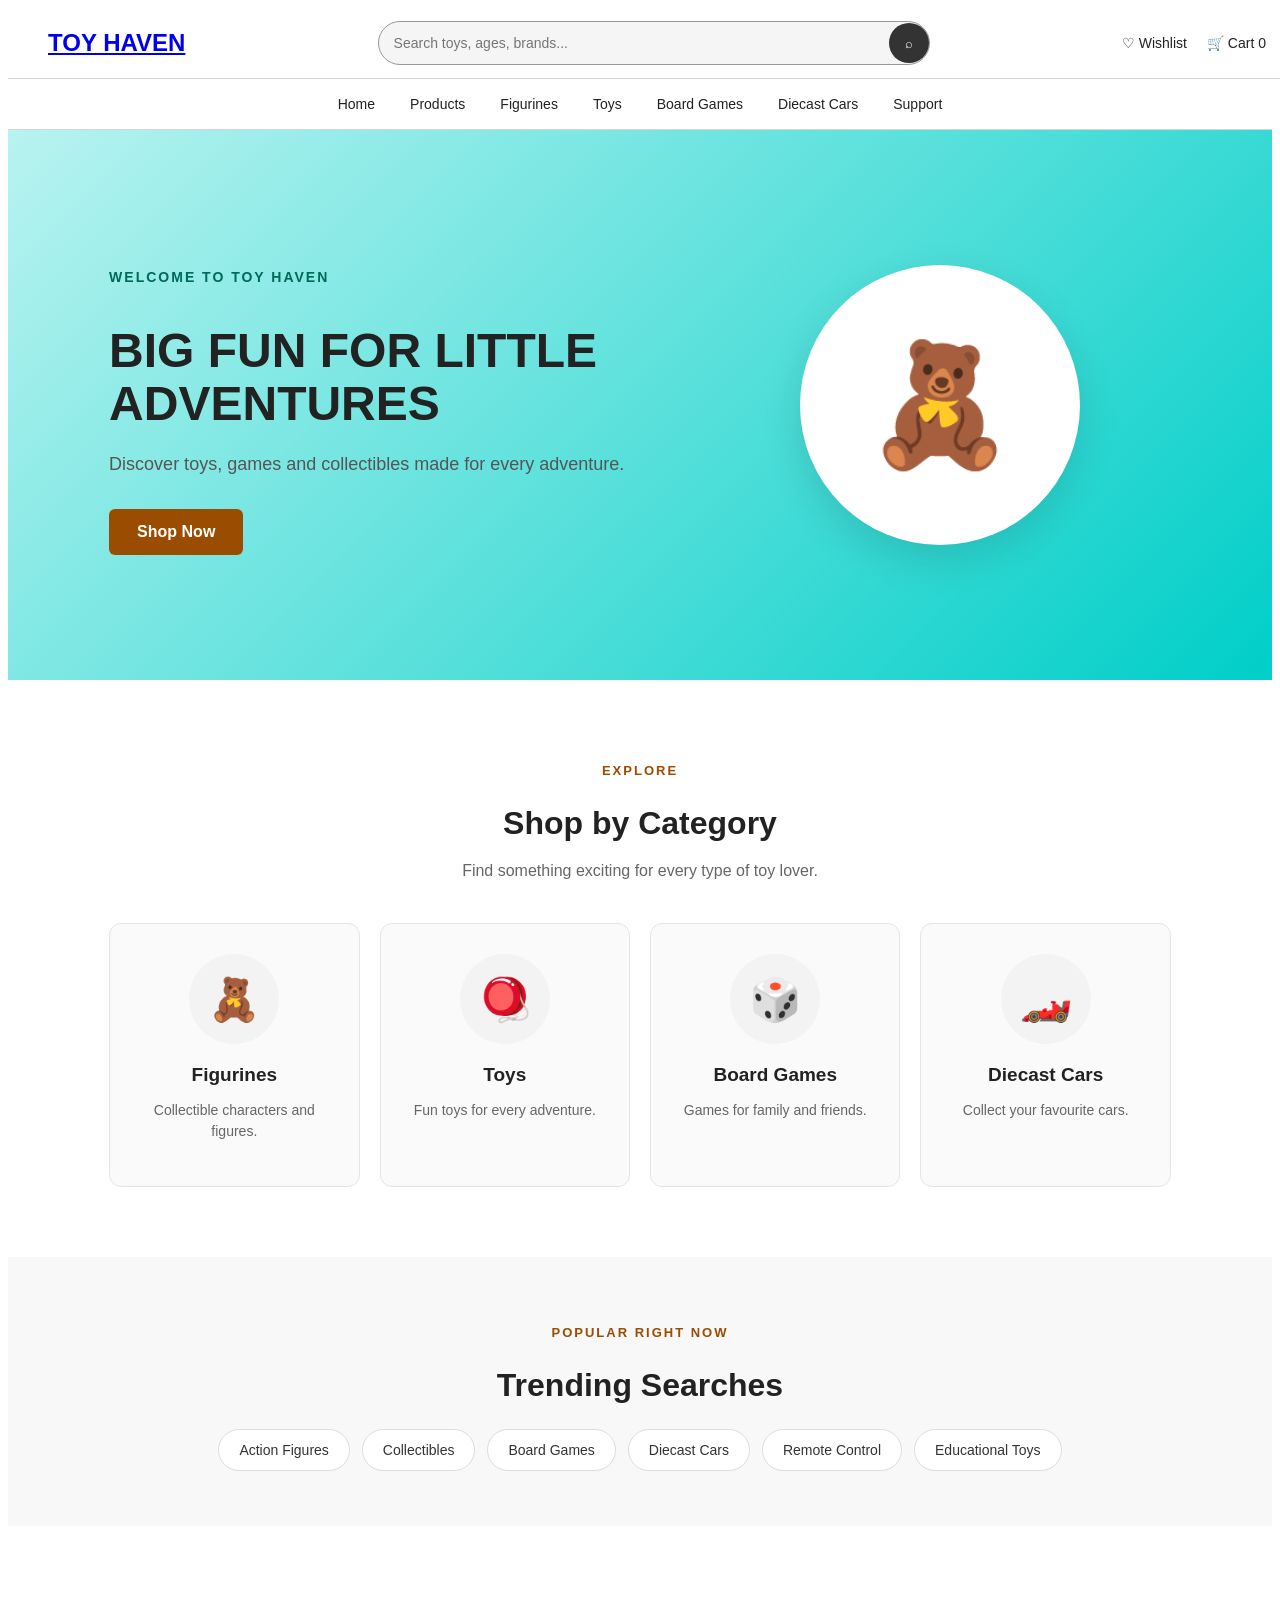
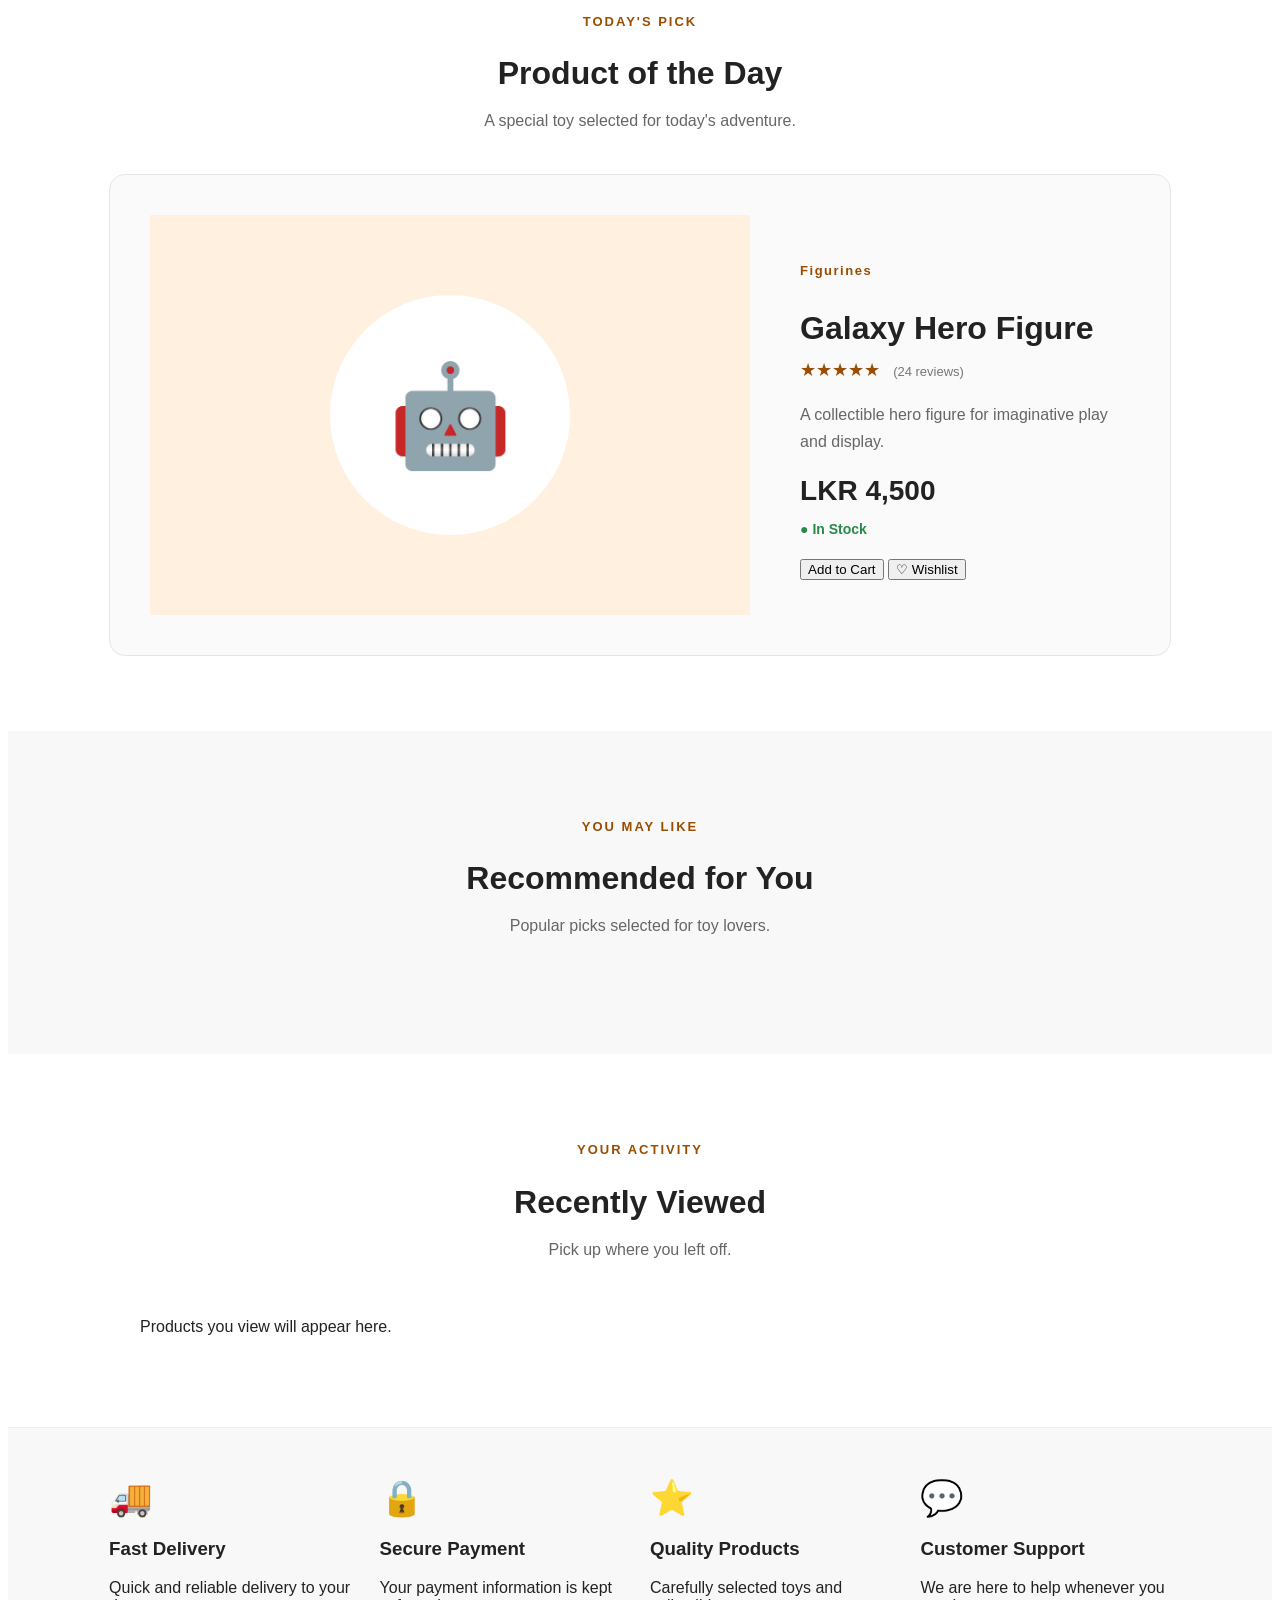
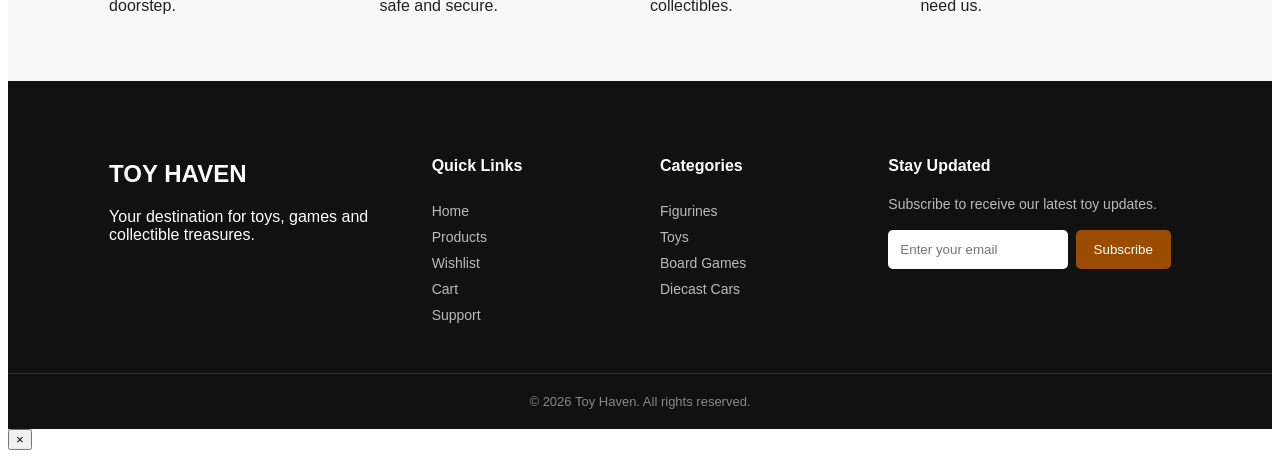
<file: index.html>
<!DOCTYPE html>
<html lang="en">
<head>
    <meta charset="UTF-8">
    <meta name="viewport" content="width=device-width, initial-scale=1.0">

    <meta name="description" content="Toy Haven - toys, figurines, board games and diecast cars.">
    <meta name="theme-color" content="#ff8a00">

    <title>Toy Haven | Home</title>

    <link rel="icon" type="image/svg+xml" href="assets/favicon.svg">
    <link rel="manifest" href="manifest.webmanifest">
    <link rel="stylesheet" href="style.css">
</head>

<body>

<header class="site-header">

    <div class="top-header">

        <a href="index.html" class="logo">
            TOY HAVEN
        </a>

        <form class="search-box" id="global-search">
            <input
                type="search"
                id="global-search-input"
                placeholder="Search toys, ages, brands..."
                aria-label="Search products"
            >
            <button type="submit">⌕</button>
        </form>

        <div class="header-actions">
            <a href="wishlist.html">♡ Wishlist</a>
            <a href="cart.html">🛒 Cart <span class="cart-count">0</span></a>
        </div>

        <button
            class="hamburger"
            id="hamburger"
            type="button"
            aria-label="Open navigation menu"
            aria-expanded="false"
        >
            <span></span>
            <span></span>
            <span></span>
        </button>

    </div>

    <nav class="main-nav" id="main-nav">

        <div class="nav-container">

            <a href="index.html">Home</a>

            <a href="products.html">Products</a>

            <a href="products.html?category=Figurines">
                Figurines
            </a>

            <a href="products.html?category=Toys">
                Toys
            </a>

            <a href="products.html?category=Board%20Games">
                Board Games
            </a>

            <a href="products.html?category=Diecast%20Cars">
                Diecast Cars
            </a>

            <a href="support.html">
                Support
            </a>

        </div>

    </nav>

</header>


<main>

    <!-- HERO -->

    <section class="hero" id="hero">

        <div class="hero-content">

            <p class="hero-label" id="hero-label">
                WELCOME TO TOY HAVEN
            </p>

            <h1 id="hero-title">
                BIG FUN FOR LITTLE ADVENTURES
            </h1>

            <p class="hero-text" id="hero-text">
                Discover toys, games and collectibles made for every adventure.
            </p>

            <a href="products.html" class="hero-button">
                Shop Now
            </a>

        </div>

        <div class="hero-image">
            <div class="toy-circle" id="hero-icon">
                🧸
            </div>
        </div>

        <div class="hero-dots" id="hero-dots">
            
        </div>

    </section>


    <!-- CATEGORIES -->

    <section class="categories section">

        <div class="section-heading">

            <p class="section-label">
                EXPLORE
            </p>

            <h2>
                Shop by Category
            </h2>

            <p>
                Find something exciting for every type of toy lover.
            </p>

        </div>

        <div class="category-grid">

            <a
                href="products.html?category=Figurines"
                class="category-card reveal"
            >
                <div class="category-icon">🧸</div>
                <h3>Figurines</h3>
                <p>Collectible characters and figures.</p>
            </a>

            <a
                href="products.html?category=Toys"
                class="category-card reveal"
            >
                <div class="category-icon">🪀</div>
                <h3>Toys</h3>
                <p>Fun toys for every adventure.</p>
            </a>

            <a
                href="products.html?category=Board%20Games"
                class="category-card reveal"
            >
                <div class="category-icon">🎲</div>
                <h3>Board Games</h3>
                <p>Games for family and friends.</p>
            </a>

            <a
                href="products.html?category=Diecast%20Cars"
                class="category-card reveal"
            >
                <div class="category-icon">🏎️</div>
                <h3>Diecast Cars</h3>
                <p>Collect your favourite cars.</p>
            </a>

        </div>

    </section>


    <!-- TRENDING -->

    <section class="trending section">

        <div class="section-heading">

            <p class="section-label">
                POPULAR RIGHT NOW
            </p>

            <h2>
                Trending Searches
            </h2>

        </div>

        <div class="trending-list">

            <a href="products.html?search=Action">
                Action Figures
            </a>

            <a href="products.html?search=Collectible">
                Collectibles
            </a>

            <a href="products.html?search=Board">
                Board Games
            </a>

            <a href="products.html?search=Car">
                Diecast Cars
            </a>

            <a href="products.html?search=Robot">
                Remote Control
            </a>

            <a href="products.html?search=Educational">
                Educational Toys
            </a>

        </div>

    </section>


    <!-- FEATURED PRODUCT -->

    <section class="product-of-day section">

        <div class="section-heading">

            <p class="section-label">
                TODAY'S PICK
            </p>

            <h2>
                Product of the Day
            </h2>

            <p>
                A special toy selected for today's adventure.
            </p>

        </div>

        <div id="featured-product"></div>

    </section>


    <!-- RECOMMENDED -->

    <section class="recommended section">

        <div class="section-heading">

            <p class="section-label">
                YOU MAY LIKE
            </p>

            <h2>
                Recommended for You
            </h2>

            <p>
                Popular picks selected for toy lovers.
            </p>

        </div>

        <div
            class="product-grid"
            id="recommended-products"
        ></div>

    </section>


    <!-- RECENTLY VIEWED -->

    <section class="recently-viewed section">

        <div class="section-heading">

            <p class="section-label">
                YOUR ACTIVITY
            </p>

            <h2>
                Recently Viewed
            </h2>

            <p>
                Pick up where you left off.
            </p>

        </div>

        <div
            class="recent-grid"
            id="recent-products"
        ></div>

    </section>


    <!-- BENEFITS -->

    <section class="benefits section">

        <div class="benefit">

            <div class="benefit-icon">
                🚚
            </div>

            <h3>
                Fast Delivery
            </h3>

            <p>
                Quick and reliable delivery to your doorstep.
            </p>

        </div>

        <div class="benefit">

            <div class="benefit-icon">
                🔒
            </div>

            <h3>
                Secure Payment
            </h3>

            <p>
                Your payment information is kept safe and secure.
            </p>

        </div>

        <div class="benefit">

            <div class="benefit-icon">
                ⭐
            </div>

            <h3>
                Quality Products
            </h3>

            <p>
                Carefully selected toys and collectibles.
            </p>

        </div>

        <div class="benefit">

            <div class="benefit-icon">
                💬
            </div>

            <h3>
                Customer Support
            </h3>

            <p>
                We are here to help whenever you need us.
            </p>

        </div>

    </section>

</main>


<!-- FOOTER -->

<footer class="footer">

    <div class="footer-container">

        <div class="footer-brand">

            <h2>
                TOY HAVEN
            </h2>

            <p>
                Your destination for toys, games and collectible treasures.
            </p>

        </div>

        <div class="footer-links">

            <h3>
                Quick Links
            </h3>

            <a href="index.html">Home</a>
            <a href="products.html">Products</a>
            <a href="wishlist.html">Wishlist</a>
            <a href="cart.html">Cart</a>
            <a href="support.html">Support</a>

        </div>

        <div class="footer-links">

            <h3>
                Categories
            </h3>

            <a href="products.html?category=Figurines">
                Figurines
            </a>

            <a href="products.html?category=Toys">
                Toys
            </a>

            <a href="products.html?category=Board%20Games">
                Board Games
            </a>

            <a href="products.html?category=Diecast%20Cars">
                Diecast Cars
            </a>

        </div>

        <div class="newsletter">

            <h3>
                Stay Updated
            </h3>

            <p>
                Subscribe to receive our latest toy updates.
            </p>

            <form id="newsletter-form">

                <input
                    type="email"
                    id="newsletter-email"
                    placeholder="Enter your email"
                    required
                >

                <button type="submit">
                    Subscribe
                </button>

            </form>

            <p
                id="newsletter-message"
                class="form-message"
            ></p>

        </div>

    </div>

    <div class="footer-bottom">

        <p>
            &copy; 2026 Toy Haven. All rights reserved.
        </p>

    </div>

</footer>


<!-- MODAL -->

<div
    class="modal"
    id="product-modal"
    aria-hidden="true"
>

    <div class="modal-content">

        <button
            class="modal-close"
            id="modal-close"
            type="button"
        >
            &times;
        </button>

        <div id="modal-body"></div>

    </div>

</div>


<script src="app.js"></script>

</body>
</html>
</file>
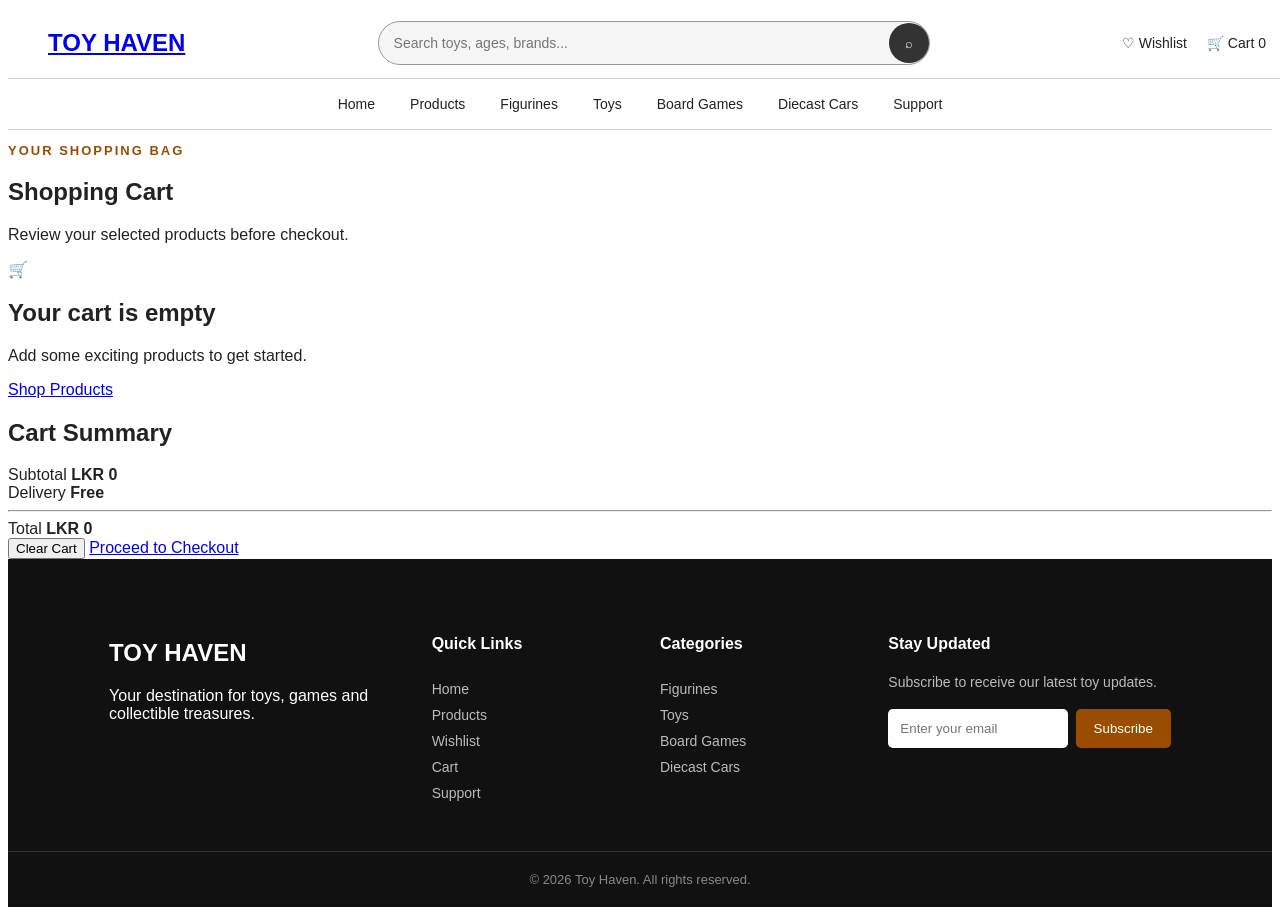
<file: cart.html>
<!DOCTYPE html>
<html lang="en">

<head>

    <meta charset="UTF-8">

    <meta
        name="viewport"
        content="width=device-width, initial-scale=1.0"
    >

    <meta
        name="description"
        content="Toy Haven shopping cart."
    >

    <title>Toy Haven | Cart</title>

    <link
        rel="icon"
        type="image/svg+xml"
        href="assets/favicon.svg"
    >

    <link
        rel="manifest"
        href="manifest.webmanifest"
    >

    <link
        rel="stylesheet"
        href="style.css"
    >

</head>

<body>

<header class="site-header">

    <div class="top-header">

        <a
            href="index.html"
            class="logo"
        >
            TOY HAVEN
        </a>

        <form
            class="search-box"
            id="global-search"
        >

            <input
                type="search"
                id="global-search-input"
                placeholder="Search toys, ages, brands..."
                aria-label="Search products"
            >

            <button type="submit">
                ⌕
            </button>

        </form>

        <div class="header-actions">

            <a href="wishlist.html">
                ♡ Wishlist
            </a>

            <a href="cart.html">
                🛒 Cart
                <span class="cart-count">0</span>
            </a>

        </div>

        <button
            class="hamburger"
            id="hamburger"
            type="button"
            aria-label="Open navigation menu"
            aria-expanded="false"
        >

            <span></span>
            <span></span>
            <span></span>

        </button>

    </div>

    <nav
        class="main-nav"
        id="main-nav"
    >

        <div class="nav-container">

            <a href="index.html">Home</a>
            <a href="products.html">Products</a>
            <a href="products.html?category=Figurines">Figurines</a>
            <a href="products.html?category=Toys">Toys</a>
            <a href="products.html?category=Board%20Games">Board Games</a>
            <a href="products.html?category=Diecast%20Cars">Diecast Cars</a>
            <a href="support.html">Support</a>

        </div>

    </nav>

</header>


<main>

    <section class="page-heading">

        <p class="section-label">
            YOUR SHOPPING BAG
        </p>

        <h1>
            Shopping Cart
        </h1>

        <p>
            Review your selected products before checkout.
        </p>

    </section>


    <section class="cart-section">

        <div
            id="cart-items"
            class="cart-items"
        ></div>

        <div
            id="cart-empty"
            class="empty-cart hidden"
        >

            <div class="empty-icon">
                🛒
            </div>

            <h2>
                Your cart is empty
            </h2>

            <p>
                Add some exciting products to get started.
            </p>

            <a
                href="products.html"
                class="primary-button"
            >
                Shop Products
            </a>

        </div>


        <aside
            class="cart-summary"
            id="cart-summary"
        >

            <h2>
                Cart Summary
            </h2>

            <div class="summary-row">

                <span>
                    Subtotal
                </span>

                <strong id="cart-subtotal">
                    LKR 0
                </strong>

            </div>

            <div class="summary-row">

                <span>
                    Delivery
                </span>

                <strong>
                    Free
                </strong>

            </div>

            <hr>

            <div class="summary-row total-row">

                <span>
                    Total
                </span>

                <strong id="cart-total">
                    LKR 0
                </strong>

            </div>

            <button
                class="primary-button full-button"
                id="clear-cart"
                type="button"
            >
                Clear Cart
            </button>

            <a
                href="checkout.html"
                class="primary-button full-button"
                id="checkout-button"
            >
                Proceed to Checkout
            </a>

        </aside>

    </section>

</main>


<footer class="footer">

    <div class="footer-container">

        <div class="footer-brand">

            <h2>TOY HAVEN</h2>

            <p>
                Your destination for toys, games and
                collectible treasures.
            </p>

        </div>

        <div class="footer-links">

            <h3>Quick Links</h3>

            <a href="index.html">Home</a>
            <a href="products.html">Products</a>
            <a href="wishlist.html">Wishlist</a>
            <a href="cart.html">Cart</a>
            <a href="support.html">Support</a>

        </div>

        <div class="footer-links">

            <h3>Categories</h3>

            <a href="products.html?category=Figurines">
                Figurines
            </a>

            <a href="products.html?category=Toys">
                Toys
            </a>

            <a href="products.html?category=Board%20Games">
                Board Games
            </a>

            <a href="products.html?category=Diecast%20Cars">
                Diecast Cars
            </a>

        </div>

        <div class="newsletter">

            <h3>Stay Updated</h3>

            <p>
                Subscribe to receive our latest toy updates.
            </p>

            <form id="newsletter-form">

                <input
                    type="email"
                    id="newsletter-email"
                    placeholder="Enter your email"
                    required
                >

                <button type="submit">
                    Subscribe
                </button>

            </form>

            <p
                id="newsletter-message"
                class="form-message"
            ></p>

        </div>

    </div>

    <div class="footer-bottom">

        <p>
            &copy; 2026 Toy Haven. All rights reserved.
        </p>

    </div>

</footer>


<script src="app.js"></script>

</body>
</html>
</file>
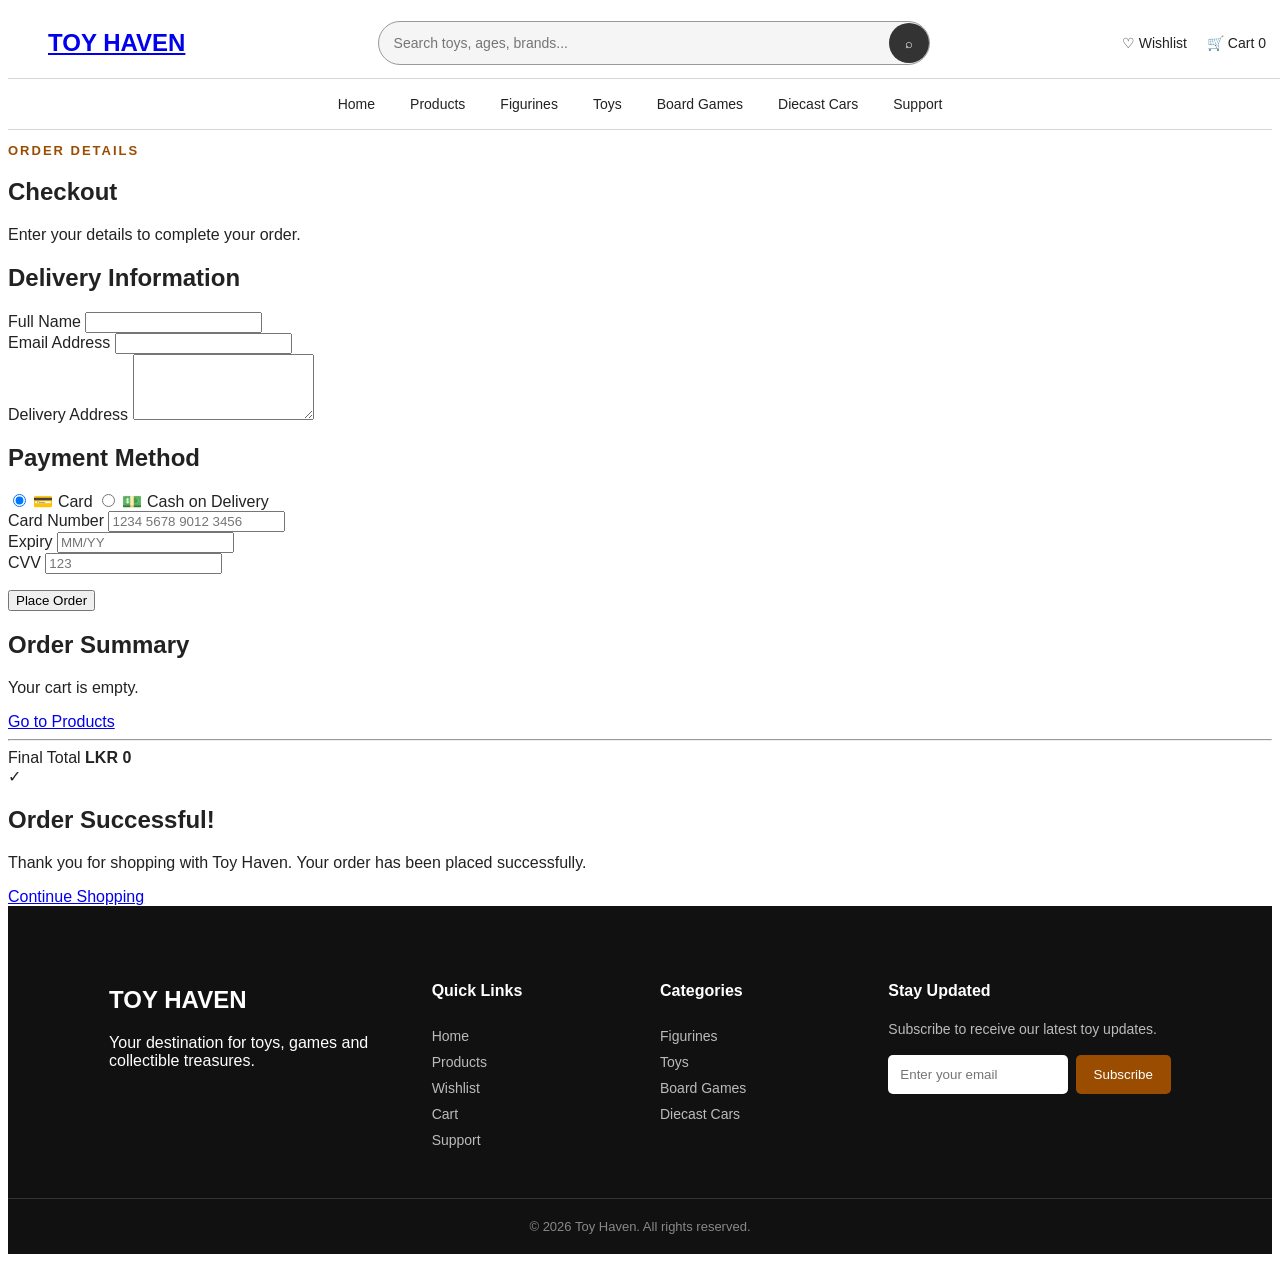
<file: checkout.html>
<!DOCTYPE html>
<html lang="en">

<head>

    <meta charset="UTF-8">

    <meta
        name="viewport"
        content="width=device-width, initial-scale=1.0"
    >

    <meta
        name="description"
        content="Toy Haven checkout."
    >

    <title>Toy Haven | Checkout</title>

    <link
        rel="icon"
        type="image/svg+xml"
        href="assets/favicon.svg"
    >

    <link
        rel="manifest"
        href="manifest.webmanifest"
    >

    <link
        rel="stylesheet"
        href="style.css"
    >

</head>

<body>

<header class="site-header">

    <div class="top-header">

        <a
            href="index.html"
            class="logo"
        >
            TOY HAVEN
        </a>

        <form
            class="search-box"
            id="global-search"
        >

            <input
                type="search"
                id="global-search-input"
                placeholder="Search toys, ages, brands..."
                aria-label="Search products"
            >

            <button type="submit">
                ⌕
            </button>

        </form>

        <div class="header-actions">

            <a href="wishlist.html">
                ♡ Wishlist
            </a>

            <a href="cart.html">
                🛒 Cart
                <span class="cart-count">0</span>
            </a>

        </div>

        <button
            class="hamburger"
            id="hamburger"
            type="button"
            aria-label="Open navigation menu"
            aria-expanded="false"
        >

            <span></span>
            <span></span>
            <span></span>

        </button>

    </div>

    <nav
        class="main-nav"
        id="main-nav"
    >

        <div class="nav-container">

            <a href="index.html">Home</a>
            <a href="products.html">Products</a>
            <a href="products.html?category=Figurines">Figurines</a>
            <a href="products.html?category=Toys">Toys</a>
            <a href="products.html?category=Board%20Games">Board Games</a>
            <a href="products.html?category=Diecast%20Cars">Diecast Cars</a>
            <a href="support.html">Support</a>

        </div>

    </nav>

</header>


<main>

    <section class="page-heading">

        <p class="section-label">
            ORDER DETAILS
        </p>

        <h1>
            Checkout
        </h1>

        <p>
            Enter your details to complete your order.
        </p>

    </section>


    <section class="checkout-section">

        <form
            id="checkout-form"
            class="checkout-form"
            novalidate
        >

            <h2>
                Delivery Information
            </h2>

            <div class="form-group">

                <label for="full-name">
                    Full Name
                </label>

                <input
                    type="text"
                    id="full-name"
                    name="fullName"
                    required
                >

                <small class="field-error"></small>

            </div>


            <div class="form-group">

                <label for="email">
                    Email Address
                </label>

                <input
                    type="email"
                    id="email"
                    name="email"
                    required
                >

                <small class="field-error"></small>

            </div>


            <div class="form-group">

                <label for="address">
                    Delivery Address
                </label>

                <textarea
                    id="address"
                    name="address"
                    rows="4"
                    required
                ></textarea>

                <small class="field-error"></small>

            </div>


            <h2>
                Payment Method
            </h2>

            <div class="payment-options">

                <label class="payment-option">

                    <input
                        type="radio"
                        name="payment"
                        value="Card"
                        checked
                    >

                    <span>
                        💳 Card
                    </span>

                </label>

                <label class="payment-option">

                    <input
                        type="radio"
                        name="payment"
                        value="Cash on Delivery"
                    >

                    <span>
                        💵 Cash on Delivery
                    </span>

                </label>

            </div>


            <div
                id="card-fields"
                class="card-fields"
            >

                <div class="form-group">

                    <label for="card-number">
                        Card Number
                    </label>

                    <input
                        type="text"
                        id="card-number"
                        maxlength="19"
                        placeholder="1234 5678 9012 3456"
                    >

                </div>

                <div class="form-row">

                    <div class="form-group">

                        <label for="expiry">
                            Expiry
                        </label>

                        <input
                            type="text"
                            id="expiry"
                            placeholder="MM/YY"
                            maxlength="5"
                        >

                    </div>

                    <div class="form-group">

                        <label for="cvv">
                            CVV
                        </label>

                        <input
                            type="password"
                            id="cvv"
                            maxlength="3"
                            placeholder="123"
                        >

                    </div>

                </div>

            </div>


            <p
                id="checkout-message"
                class="form-message"
            ></p>


            <button
                type="submit"
                class="primary-button full-button"
            >
                Place Order
            </button>

        </form>


        <aside class="order-summary">

            <h2>
                Order Summary
            </h2>

            <div id="checkout-items"></div>

            <hr>

            <div class="summary-row total-row">

                <span>
                    Final Total
                </span>

                <strong id="checkout-total">
                    LKR 0
                </strong>

            </div>

        </aside>

    </section>


    <section
        id="order-success"
        class="success-box hidden"
    >

        <div class="success-icon">
            ✓
        </div>

        <h2>
            Order Successful!
        </h2>

        <p>
            Thank you for shopping with Toy Haven.
            Your order has been placed successfully.
        </p>

        <a
            href="products.html"
            class="primary-button"
        >
            Continue Shopping
        </a>

    </section>

</main>


<footer class="footer">

    <div class="footer-container">

        <div class="footer-brand">

            <h2>TOY HAVEN</h2>

            <p>
                Your destination for toys, games and
                collectible treasures.
            </p>

        </div>

        <div class="footer-links">

            <h3>Quick Links</h3>

            <a href="index.html">Home</a>
            <a href="products.html">Products</a>
            <a href="wishlist.html">Wishlist</a>
            <a href="cart.html">Cart</a>
            <a href="support.html">Support</a>

        </div>

        <div class="footer-links">

            <h3>Categories</h3>

            <a href="products.html?category=Figurines">Figurines</a>
            <a href="products.html?category=Toys">Toys</a>
            <a href="products.html?category=Board%20Games">Board Games</a>
            <a href="products.html?category=Diecast%20Cars">Diecast Cars</a>

        </div>

        <div class="newsletter">

            <h3>Stay Updated</h3>

            <p>
                Subscribe to receive our latest toy updates.
            </p>

            <form id="newsletter-form">

                <input
                    type="email"
                    id="newsletter-email"
                    placeholder="Enter your email"
                    required
                >

                <button type="submit">
                    Subscribe
                </button>

            </form>

            <p
                id="newsletter-message"
                class="form-message"
            ></p>

        </div>

    </div>

    <div class="footer-bottom">

        <p>
            &copy; 2026 Toy Haven. All rights reserved.
        </p>

    </div>

</footer>


<script src="app.js"></script>

</body>
</html>
</file>
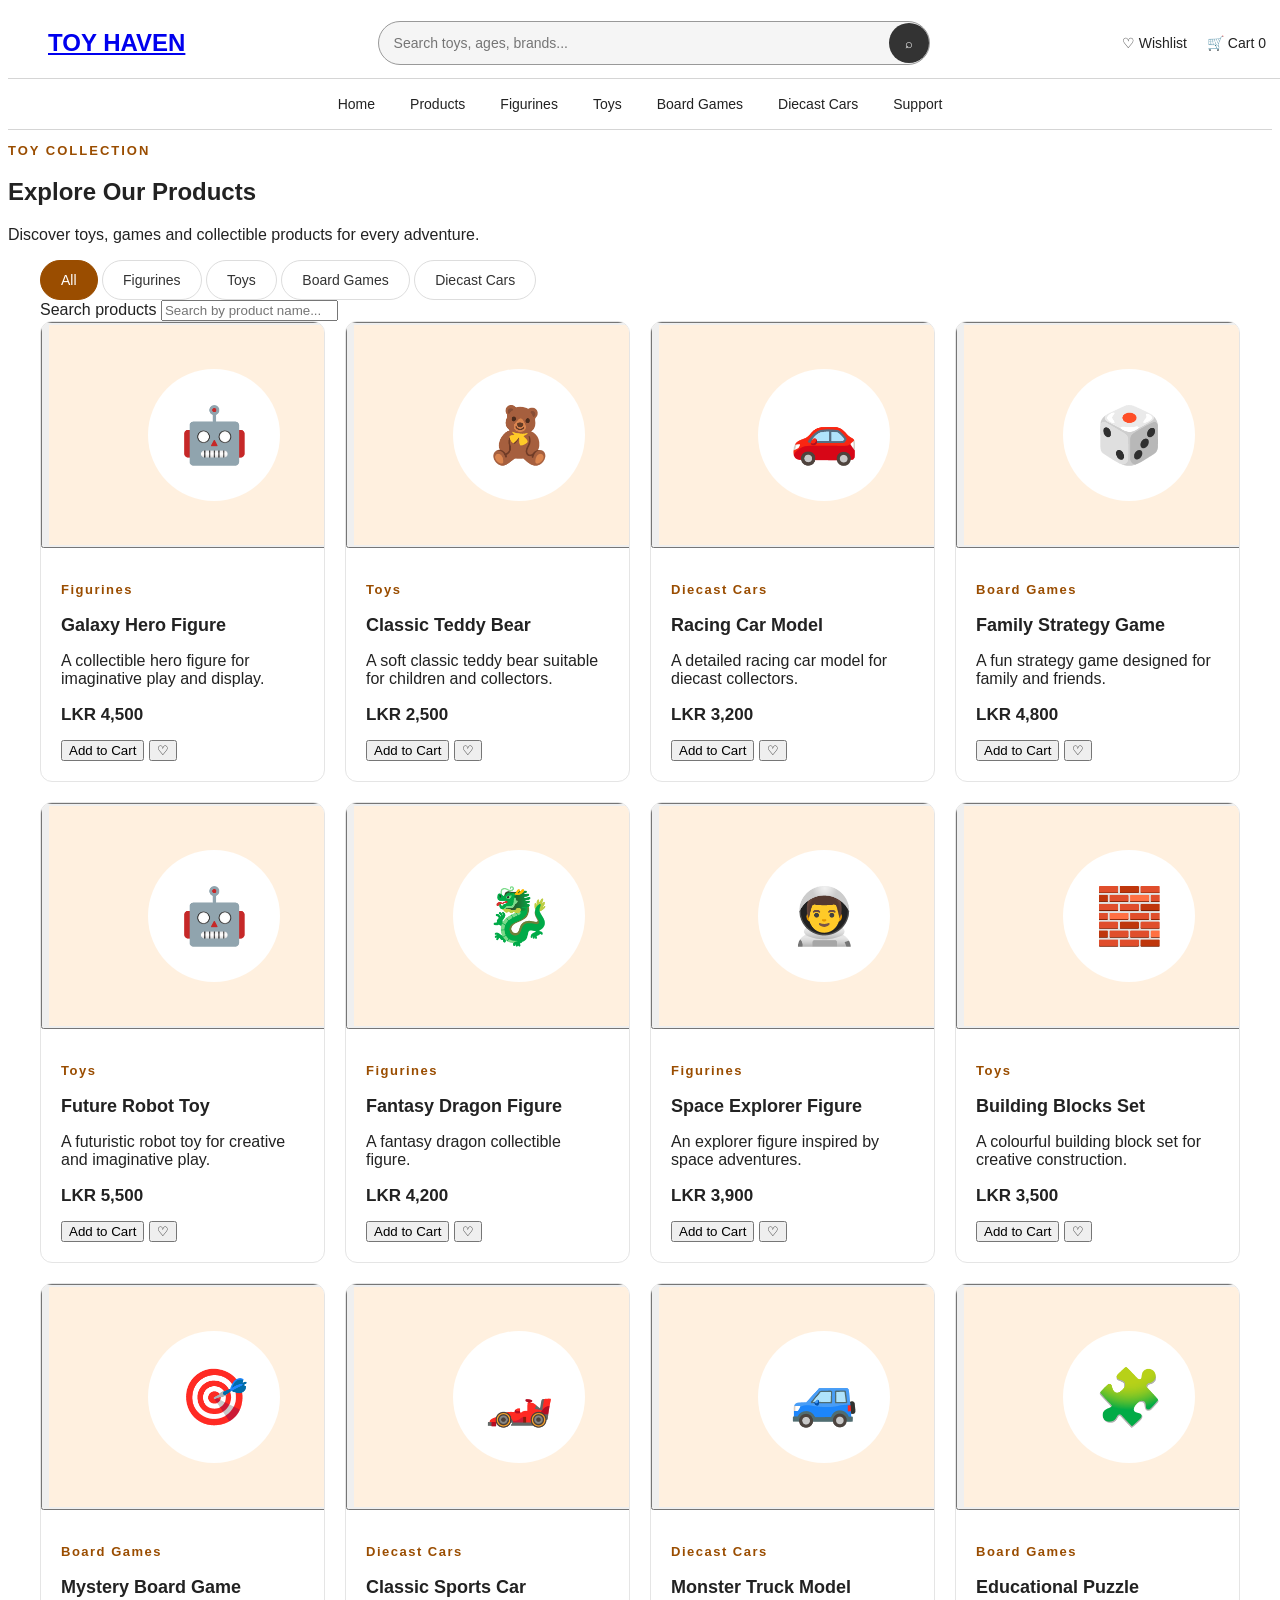
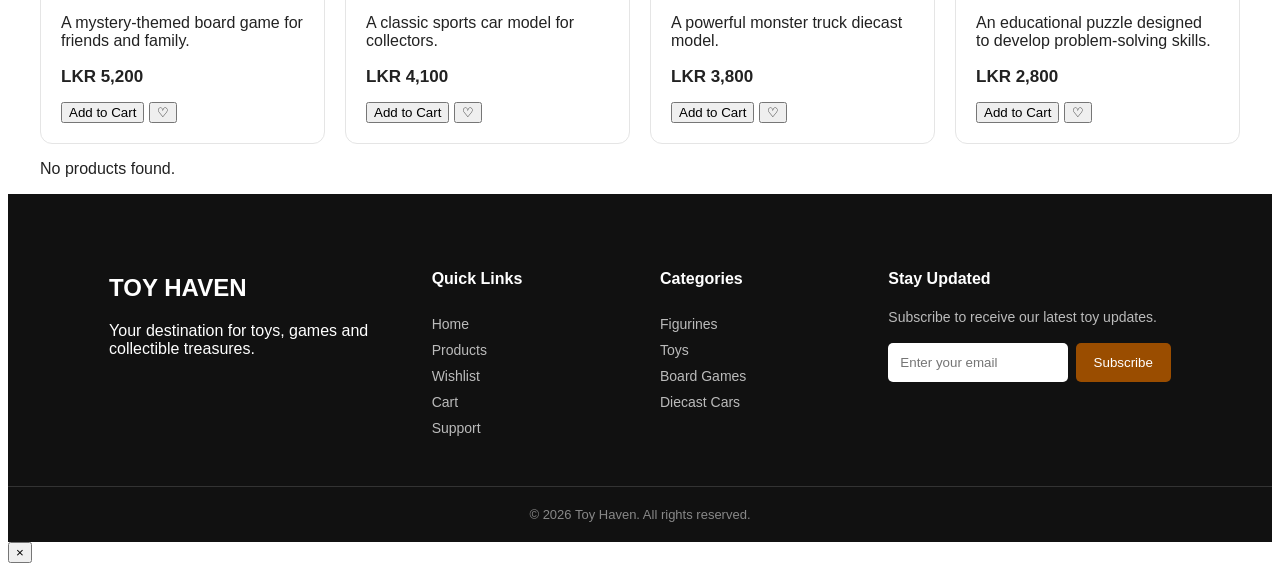
<file: products.html>
<!DOCTYPE html>
<html lang="en">

<head>

    <meta charset="UTF-8">

    <meta
        name="viewport"
        content="width=device-width, initial-scale=1.0"
    >

    <meta
        name="description"
        content="Browse Toy Haven products."
    >

    <meta
        name="theme-color"
        content="#ff8a00"
    >

    <title>Toy Haven | Products</title>

    <link
        rel="icon"
        type="image/svg+xml"
        href="assets/favicon.svg"
    >

    <link
        rel="manifest"
        href="manifest.webmanifest"
    >

    <link
        rel="stylesheet"
        href="style.css"
    >

</head>

<body>

<header class="site-header">

    <div class="top-header">

        <a
            href="index.html"
            class="logo"
        >
            TOY HAVEN
        </a>

        <form
            class="search-box"
            id="global-search"
        >

            <input
                type="search"
                id="global-search-input"
                placeholder="Search toys, ages, brands..."
                aria-label="Search products"
            >

            <button type="submit">
                ⌕
            </button>

        </form>

        <div class="header-actions">

            <a href="wishlist.html">
                ♡ Wishlist
            </a>

            <a href="cart.html">
                🛒 Cart
                <span class="cart-count">0</span>
            </a>

        </div>

        <button
            class="hamburger"
            id="hamburger"
            type="button"
            aria-label="Open navigation menu"
            aria-expanded="false"
        >

            <span></span>
            <span></span>
            <span></span>

        </button>

    </div>

    <nav
        class="main-nav"
        id="main-nav"
    >

        <div class="nav-container">

            <a href="index.html">Home</a>

            <a href="products.html">Products</a>

            <a href="products.html?category=Figurines">
                Figurines
            </a>

            <a href="products.html?category=Toys">
                Toys
            </a>

            <a href="products.html?category=Board%20Games">
                Board Games
            </a>

            <a href="products.html?category=Diecast%20Cars">
                Diecast Cars
            </a>

            <a href="support.html">
                Support
            </a>

        </div>

    </nav>

</header>


<main>

    <section class="page-heading">

        <p class="section-label">
            TOY COLLECTION
        </p>

        <h1>
            Explore Our Products
        </h1>

        <p>
            Discover toys, games and collectible products
            for every adventure.
        </p>

    </section>


    <section class="products-section">

        <div class="product-tools">

            <div class="category-filters">

                <button
                    class="filter-button active"
                    data-category="All"
                >
                    All
                </button>

                <button
                    class="filter-button"
                    data-category="Figurines"
                >
                    Figurines
                </button>

                <button
                    class="filter-button"
                    data-category="Toys"
                >
                    Toys
                </button>

                <button
                    class="filter-button"
                    data-category="Board Games"
                >
                    Board Games
                </button>

                <button
                    class="filter-button"
                    data-category="Diecast Cars"
                >
                    Diecast Cars
                </button>

            </div>

            <div class="product-search">

                <label for="product-search">
                    Search products
                </label>

                <input
                    type="search"
                    id="product-search"
                    placeholder="Search by product name..."
                >

            </div>

        </div>


        <div
            class="product-grid"
            id="product-list"
        ></div>

        <p
            id="no-products"
            class="empty-message hidden"
        >
            No products found.
        </p>

    </section>

</main>


<footer class="footer">

    <div class="footer-container">

        <div class="footer-brand">

            <h2>TOY HAVEN</h2>

            <p>
                Your destination for toys, games
                and collectible treasures.
            </p>

        </div>

        <div class="footer-links">

            <h3>Quick Links</h3>

            <a href="index.html">Home</a>
            <a href="products.html">Products</a>
            <a href="wishlist.html">Wishlist</a>
            <a href="cart.html">Cart</a>
            <a href="support.html">Support</a>

        </div>

        <div class="footer-links">

            <h3>Categories</h3>

            <a href="products.html?category=Figurines">
                Figurines
            </a>

            <a href="products.html?category=Toys">
                Toys
            </a>

            <a href="products.html?category=Board%20Games">
                Board Games
            </a>

            <a href="products.html?category=Diecast%20Cars">
                Diecast Cars
            </a>

        </div>

        <div class="newsletter">

            <h3>Stay Updated</h3>

            <p>
                Subscribe to receive our latest toy updates.
            </p>

            <form id="newsletter-form">

                <input
                    type="email"
                    id="newsletter-email"
                    placeholder="Enter your email"
                    required
                >

                <button type="submit">
                    Subscribe
                </button>

            </form>

            <p
                id="newsletter-message"
                class="form-message"
            ></p>

        </div>

    </div>

    <div class="footer-bottom">

        <p>
            &copy; 2026 Toy Haven. All rights reserved.
        </p>

    </div>

</footer>


<div
    class="modal"
    id="product-modal"
    aria-hidden="true"
>

    <div class="modal-content">

        <button
            class="modal-close"
            id="modal-close"
            type="button"
        >
            &times;
        </button>

        <div id="modal-body"></div>

    </div>

</div>


<script src="app.js"></script>

</body>
</html>
</file>
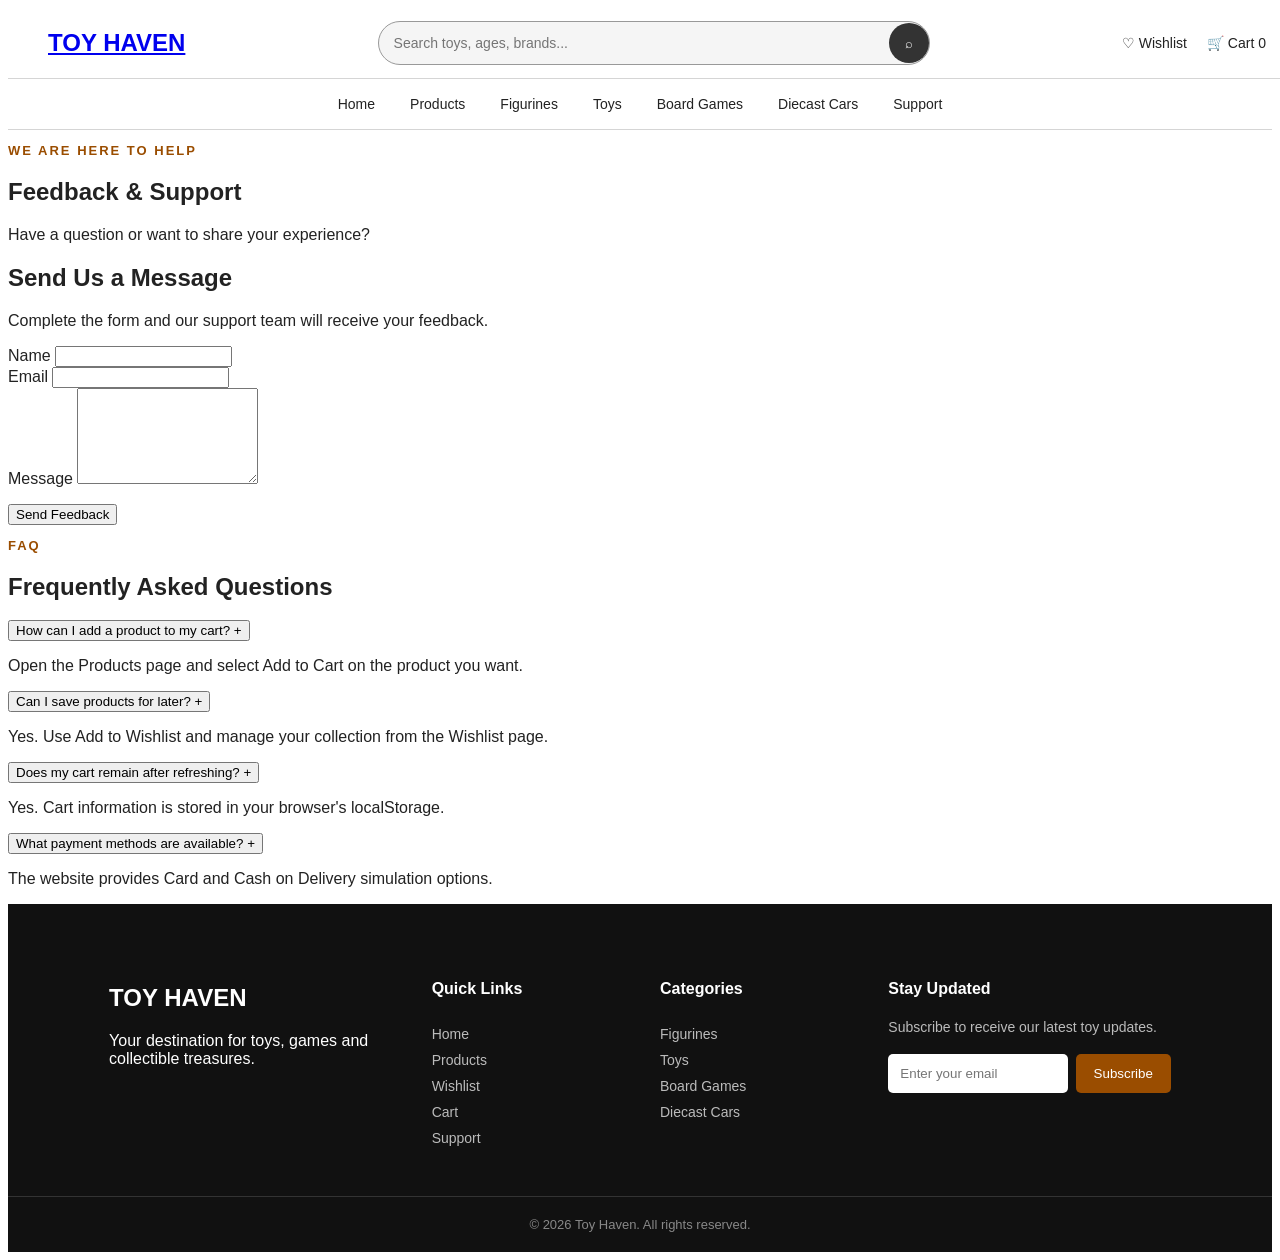
<file: support.html>
<!DOCTYPE html>
<html lang="en">

<head>

    <meta charset="UTF-8">

    <meta
        name="viewport"
        content="width=device-width, initial-scale=1.0"
    >

    <meta
        name="description"
        content="Toy Haven feedback and customer support."
    >

    <title>Toy Haven | Support</title>

    <link
        rel="icon"
        type="image/svg+xml"
        href="assets/favicon.svg"
    >

    <link
        rel="manifest"
        href="manifest.webmanifest"
    >

    <link
        rel="stylesheet"
        href="style.css"
    >

</head>

<body>

<header class="site-header">

    <div class="top-header">

        <a
            href="index.html"
            class="logo"
        >
            TOY HAVEN
        </a>

        <form
            class="search-box"
            id="global-search"
        >

            <input
                type="search"
                id="global-search-input"
                placeholder="Search toys, ages, brands..."
                aria-label="Search products"
            >

            <button type="submit">
                ⌕
            </button>

        </form>

        <div class="header-actions">

            <a href="wishlist.html">
                ♡ Wishlist
            </a>

            <a href="cart.html">
                🛒 Cart
                <span class="cart-count">0</span>
            </a>

        </div>

        <button
            class="hamburger"
            id="hamburger"
            type="button"
            aria-label="Open navigation menu"
            aria-expanded="false"
        >

            <span></span>
            <span></span>
            <span></span>

        </button>

    </div>

    <nav
        class="main-nav"
        id="main-nav"
    >

        <div class="nav-container">

            <a href="index.html">Home</a>
            <a href="products.html">Products</a>
            <a href="products.html?category=Figurines">Figurines</a>
            <a href="products.html?category=Toys">Toys</a>
            <a href="products.html?category=Board%20Games">Board Games</a>
            <a href="products.html?category=Diecast%20Cars">Diecast Cars</a>
            <a href="support.html">Support</a>

        </div>

    </nav>

</header>


<main>

    <section class="page-heading">

        <p class="section-label">
            WE ARE HERE TO HELP
        </p>

        <h1>
            Feedback & Support
        </h1>

        <p>
            Have a question or want to share your experience?
        </p>

    </section>


    <section class="support-section">

        <div class="support-form-card">

            <h2>
                Send Us a Message
            </h2>

            <p>
                Complete the form and our support team
                will receive your feedback.
            </p>

            <form
                id="feedback-form"
                novalidate
            >

                <div class="form-group">

                    <label for="feedback-name">
                        Name
                    </label>

                    <input
                        type="text"
                        id="feedback-name"
                        required
                    >

                    <small class="field-error"></small>

                </div>


                <div class="form-group">

                    <label for="feedback-email">
                        Email
                    </label>

                    <input
                        type="email"
                        id="feedback-email"
                        required
                    >

                    <small class="field-error"></small>

                </div>


                <div class="form-group">

                    <label for="feedback-message">
                        Message
                    </label>

                    <textarea
                        id="feedback-message"
                        rows="6"
                        required
                    ></textarea>

                    <small class="field-error"></small>

                </div>


                <p
                    id="feedback-success"
                    class="form-message"
                ></p>


                <button
                    type="submit"
                    class="primary-button"
                >
                    Send Feedback
                </button>

            </form>

        </div>


        <div class="faq-section">

            <p class="section-label">
                FAQ
            </p>

            <h2>
                Frequently Asked Questions
            </h2>


            <div class="faq-item">

                <button
                    class="faq-question"
                    type="button"
                >

                    <span>
                        How can I add a product to my cart?
                    </span>

                    <span>
                        +
                    </span>

                </button>

                <div class="faq-answer">

                    <p>
                        Open the Products page and select
                        Add to Cart on the product you want.
                    </p>

                </div>

            </div>


            <div class="faq-item">

                <button
                    class="faq-question"
                    type="button"
                >

                    <span>
                        Can I save products for later?
                    </span>

                    <span>
                        +
                    </span>

                </button>

                <div class="faq-answer">

                    <p>
                        Yes. Use Add to Wishlist and manage
                        your collection from the Wishlist page.
                    </p>

                </div>

            </div>


            <div class="faq-item">

                <button
                    class="faq-question"
                    type="button"
                >

                    <span>
                        Does my cart remain after refreshing?
                    </span>

                    <span>
                        +
                    </span>

                </button>

                <div class="faq-answer">

                    <p>
                        Yes. Cart information is stored in
                        your browser's localStorage.
                    </p>

                </div>

            </div>


            <div class="faq-item">

                <button
                    class="faq-question"
                    type="button"
                >

                    <span>
                        What payment methods are available?
                    </span>

                    <span>
                        +
                    </span>

                </button>

                <div class="faq-answer">

                    <p>
                        The website provides Card and
                        Cash on Delivery simulation options.
                    </p>

                </div>

            </div>

        </div>

    </section>

</main>


<footer class="footer">

    <div class="footer-container">

        <div class="footer-brand">

            <h2>TOY HAVEN</h2>

            <p>
                Your destination for toys, games and
                collectible treasures.
            </p>

        </div>

        <div class="footer-links">

            <h3>Quick Links</h3>

            <a href="index.html">Home</a>
            <a href="products.html">Products</a>
            <a href="wishlist.html">Wishlist</a>
            <a href="cart.html">Cart</a>
            <a href="support.html">Support</a>

        </div>

        <div class="footer-links">

            <h3>Categories</h3>

            <a href="products.html?category=Figurines">Figurines</a>
            <a href="products.html?category=Toys">Toys</a>
            <a href="products.html?category=Board%20Games">Board Games</a>
            <a href="products.html?category=Diecast%20Cars">Diecast Cars</a>

        </div>

        <div class="newsletter">

            <h3>Stay Updated</h3>

            <p>
                Subscribe to receive our latest toy updates.
            </p>

            <form id="newsletter-form">

                <input
                    type="email"
                    id="newsletter-email"
                    placeholder="Enter your email"
                    required
                >

                <button type="submit">
                    Subscribe
                </button>

            </form>

            <p
                id="newsletter-message"
                class="form-message"
            ></p>

        </div>

    </div>

    <div class="footer-bottom">

        <p>
            &copy; 2026 Toy Haven. All rights reserved.
        </p>

    </div>

</footer>


<script src="app.js"></script>

</body>
</html>
</file>
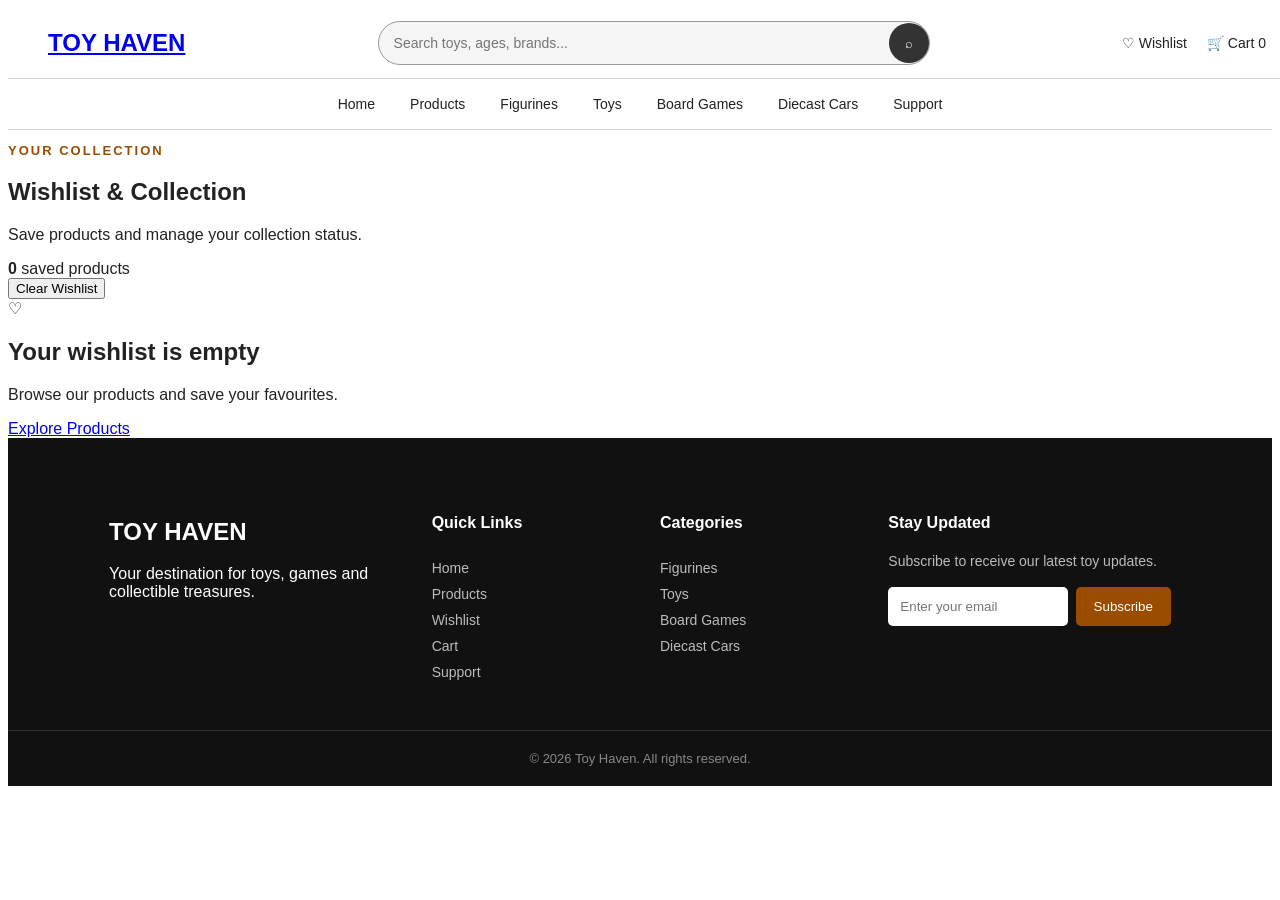
<file: wishlist.html>
<!DOCTYPE html>
<html lang="en">

<head>

    <meta charset="UTF-8">

    <meta
        name="viewport"
        content="width=device-width, initial-scale=1.0"
    >

    <meta
        name="description"
        content="Toy Haven wishlist and collection."
    >

    <title>Toy Haven | Wishlist</title>

    <link
        rel="icon"
        type="image/svg+xml"
        href="assets/favicon.svg"
    >

    <link
        rel="manifest"
        href="manifest.webmanifest"
    >

    <link
        rel="stylesheet"
        href="style.css"
    >

</head>

<body>

<header class="site-header">

    <div class="top-header">

        <a
            href="index.html"
            class="logo"
        >
            TOY HAVEN
        </a>

        <form
            class="search-box"
            id="global-search"
        >

            <input
                type="search"
                id="global-search-input"
                placeholder="Search toys, ages, brands..."
                aria-label="Search products"
            >

            <button type="submit">
                ⌕
            </button>

        </form>

        <div class="header-actions">

            <a href="wishlist.html">
                ♡ Wishlist
            </a>

            <a href="cart.html">
                🛒 Cart
                <span class="cart-count">0</span>
            </a>

        </div>

        <button
            class="hamburger"
            id="hamburger"
            type="button"
            aria-label="Open navigation menu"
            aria-expanded="false"
        >

            <span></span>
            <span></span>
            <span></span>

        </button>

    </div>

    <nav
        class="main-nav"
        id="main-nav"
    >

        <div class="nav-container">

            <a href="index.html">Home</a>
            <a href="products.html">Products</a>
            <a href="products.html?category=Figurines">Figurines</a>
            <a href="products.html?category=Toys">Toys</a>
            <a href="products.html?category=Board%20Games">Board Games</a>
            <a href="products.html?category=Diecast%20Cars">Diecast Cars</a>
            <a href="support.html">Support</a>

        </div>

    </nav>

</header>


<main>

    <section class="page-heading">

        <p class="section-label">
            YOUR COLLECTION
        </p>

        <h1>
            Wishlist & Collection
        </h1>

        <p>
            Save products and manage your collection status.
        </p>

    </section>


    <section class="wishlist-section">

        <div class="collection-info">

            <div>
                <strong id="wishlist-count">
                    0
                </strong>

                <span>
                    saved products
                </span>
            </div>

            <button
                id="clear-wishlist"
                class="secondary-button"
                type="button"
            >
                Clear Wishlist
            </button>

        </div>


        <div
            id="wishlist-list"
            class="wishlist-grid"
        ></div>


        <div
            id="wishlist-empty"
            class="empty-cart hidden"
        >

            <div class="empty-icon">
                ♡
            </div>

            <h2>
                Your wishlist is empty
            </h2>

            <p>
                Browse our products and save your favourites.
            </p>

            <a
                href="products.html"
                class="primary-button"
            >
                Explore Products
            </a>

        </div>

    </section>

</main>


<footer class="footer">

    <div class="footer-container">

        <div class="footer-brand">

            <h2>TOY HAVEN</h2>

            <p>
                Your destination for toys, games and
                collectible treasures.
            </p>

        </div>

        <div class="footer-links">

            <h3>Quick Links</h3>

            <a href="index.html">Home</a>
            <a href="products.html">Products</a>
            <a href="wishlist.html">Wishlist</a>
            <a href="cart.html">Cart</a>
            <a href="support.html">Support</a>

        </div>

        <div class="footer-links">

            <h3>Categories</h3>

            <a href="products.html?category=Figurines">Figurines</a>
            <a href="products.html?category=Toys">Toys</a>
            <a href="products.html?category=Board%20Games">Board Games</a>
            <a href="products.html?category=Diecast%20Cars">Diecast Cars</a>

        </div>

        <div class="newsletter">

            <h3>Stay Updated</h3>

            <p>
                Subscribe to receive our latest toy updates.
            </p>

            <form id="newsletter-form">

                <input
                    type="email"
                    id="newsletter-email"
                    placeholder="Enter your email"
                    required
                >

                <button type="submit">
                    Subscribe
                </button>

            </form>

            <p
                id="newsletter-message"
                class="form-message"
            ></p>

        </div>

    </div>

    <div class="footer-bottom">

        <p>
            &copy; 2026 Toy Haven. All rights reserved.
        </p>

    </div>

</footer>


<script src="app.js"></script>

</body>
</html>
</file>
<file: style.css>
.products-page {
    padding: 70px 8%;
    background-color: #ffffff;
    min-height: 600px;
}

.products-heading {
    max-width: 800px;
    margin: 0 auto 45px;
    text-align: center;
}

.products-heading h1 {
    font-size: 42px;
    margin-bottom: 15px;
}

.products-heading p:last-child {
    color: #666666;
    font-size: 16px;
    line-height: 1.6;
}

.product-controls {
    max-width: 1200px;
    margin: 0 auto 40px;
}

.filter-buttons {
    display: flex;
    justify-content: center;
    flex-wrap: wrap;
    gap: 12px;
}

.filter-button {
    padding: 11px 20px;
    border: 1px solid #dddddd;
    border-radius: 25px;
    background-color: #ffffff;
    color: #333333;
    cursor: pointer;
    font-size: 14px;
    transition: all 0.2s ease;
}

.filter-button:hover {
    background-color: #f3f3f3;
    border-color: #9a4d00;
}

.filter-button.active {
    background-color: #9a4d00;
    border-color: #9a4d00;
    color: #ffffff;
}

.products-section {
    max-width: 1200px;
    margin: 0 auto;
}

.products-section .product-grid {
    grid-template-columns: repeat(4, 1fr);
}

.products-section .product-card {
    background-color: #ffffff;
    border: 1px solid #e5e5e5;
    border-radius: 12px;
    overflow: hidden;
    transition: transform 0.2s ease, box-shadow 0.2s ease;
}

.products-section .product-card:hover {
    transform: translateY(-5px);
    box-shadow: 0 8px 25px rgba(0, 0, 0, 0.08);
}

.products-section .product-image {
    height: 220px;
    background-color: #f3f3f3;
    display: flex;
    align-items: center;
    justify-content: center;
    font-size: 75px;
}

.products-section .product-info {
    padding: 20px;
}

.products-section .product-info h3 {
    margin-bottom: 10px;
    font-size: 18px;
}

.products-section .product-price {
    margin-bottom: 15px;
    font-weight: bold;
    font-size: 17px;
}

.product-button {
    width: 100%;
    padding: 11px;
    border: none;
    border-radius: 6px;
    background-color: #9a4d00;
    color: #ffffff;
    font-weight: bold;
    cursor: pointer;
    transition: background-color 0.2s ease;
}

.product-button:hover {
    background-color: #7a3d00;
}
.footer {
    background-color: #111111;
    color: #ffffff;
    padding-top: 60px;
}

.footer-container {
    max-width: 1200px;
    margin: 0 auto;
    padding: 0 8% 50px;
    display: grid;
    grid-template-columns: 1.5fr 1fr 1fr 1.5fr;
    gap: 40px;
}

.footer-about h2 {
    margin-bottom: 15px;
    font-size: 24px;
}

.footer-about p {
    color: #bbbbbb;
    line-height: 1.7;
    font-size: 14px;
}

.footer h3 {
    margin-bottom: 18px;
    font-size: 16px;
}

.footer-links {
    display: flex;
    flex-direction: column;
    gap: 10px;
}

.footer-links a {
    color: #bbbbbb;
    text-decoration: none;
    font-size: 14px;
    transition: color 0.2s ease;
}

.footer-links a:hover {
    color: #ffffff;
}

.newsletter p {
    color: #bbbbbb;
    font-size: 14px;
    line-height: 1.6;
    margin-bottom: 15px;
}

#newsletter-form {
    display: flex;
    gap: 8px;
}

#newsletter-email {
    width: 100%;
    padding: 12px;
    border: none;
    border-radius: 5px;
    outline: none;
}

#newsletter-form button {
    padding: 12px 18px;
    border: none;
    border-radius: 5px;
    background-color: #9a4d00;
    color: #ffffff;
    cursor: pointer;
    white-space: nowrap;
}

#newsletter-form button:hover {
    background-color: #7a3d00;
}

#newsletter-message {
    margin-top: 10px;
    font-size: 13px;
}

.footer-bottom {
    border-top: 1px solid #333333;
    text-align: center;
    padding: 20px;
}

.footer-bottom p {
    margin: 0;
    color: #888888;
    font-size: 13px;
}
.benefits {
    display: grid;
    grid-template-columns: repeat(4, 1fr);
    gap: 20px;
    padding: 50px 8%;
    background-color: #f8f8f8;
    border-top: 1px solid #eeeeee;
}

.benefit-item {
    text-align: center;
    padding: 20px;
}

.benefit-icon {
    font-size: 35px;
    margin-bottom: 15px;
}

.benefit-item h3 {
    margin-bottom: 8px;
    font-size: 18px;
}

.benefit-item p {
    color: #666666;
    font-size: 14px;
    line-height: 1.6;
}
.recently-viewed {
    padding: 75px 8%;

    background-color: #ffffff;
}

.recent-grid {
    max-width: 1000px;

    margin: 0 auto;

    display: grid;

    grid-template-columns: repeat(3, 1fr);

    gap: 20px;
}

.recent-card {
    display: flex;

    align-items: center;

    gap: 18px;

    padding: 18px;

    background-color: #fafafa;

    border: 1px solid #e5e5e5;

    border-radius: 10px;

    transition: transform 0.2s ease;
}

.recent-card:hover {
    transform: translateY(-3px);
}

.recent-image {
    width: 80px;
    height: 80px;

    flex-shrink: 0;

    display: flex;

    align-items: center;
    justify-content: center;

    border-radius: 8px;

    background-color: #f3f3f3;

    font-size: 35px;
}

.recent-info h3 {
    margin-bottom: 8px;

    font-size: 16px;
}

.recent-info p {
    font-weight: bold;

    font-size: 14px;
}
.recommended {
    padding: 75px 8%;

    background-color: #f8f8f8;
}

.product-grid {
    max-width: 1200px;

    margin: 0 auto;

    display: grid;

    grid-template-columns: repeat(4, 1fr);

    gap: 20px;
}

.product-card {
    background-color: white;

    border: 1px solid #e5e5e5;

    border-radius: 12px;

    overflow: hidden;

    transition:
        transform 0.2s ease,
        box-shadow 0.2s ease;
}

.product-card:hover {
    transform: translateY(-5px);

    box-shadow: 0 10px 25px rgba(0, 0, 0, 0.08);
}

.product-image {
    height: 210px;

    display: flex;

    align-items: center;
    justify-content: center;

    background-color: #f3f3f3;

    font-size: 75px;
}

.product-info {
    padding: 20px;
}

.product-info .product-category {
    margin-bottom: 8px;
}

.product-info h3 {
    margin-bottom: 12px;

    font-size: 18px;
}

.product-price {
    margin-bottom: 18px;

    font-size: 18px;

    font-weight: bold;
}

.product-button {
    width: 100%;

    padding: 11px;

    border: none;

    border-radius: 6px;

    background-color: #222;

    color: white;

    font-size: 14px;

    font-weight: bold;

    cursor: pointer;

    transition: background-color 0.2s ease;
}

.product-button:hover {
    background-color: #9a4d00;
}
.product-of-day {
    padding: 75px 8%;

    background-color: #ffffff;
}

.featured-product {
    max-width: 1050px;

    margin: 0 auto;

    display: grid;

    grid-template-columns: 1fr 1fr;

    gap: 50px;

    align-items: center;

    padding: 40px;

    background-color: #fafafa;

    border: 1px solid #e5e5e5;

    border-radius: 16px;
}

.featured-image {
    min-height: 330px;

    display: flex;

    align-items: center;

    justify-content: center;

    border-radius: 12px;

    background-color: #f3f3f3;
}

.featured-toy {
    width: 220px;
    height: 220px;

    display: flex;

    align-items: center;
    justify-content: center;

    border-radius: 50%;

    background-color: white;

    font-size: 100px;

    box-shadow: 0 15px 35px rgba(0, 0, 0, 0.1);
}

.product-category {
    margin-bottom: 10px;

    font-size: 13px;

    font-weight: bold;

    letter-spacing: 1.5px;

    color: #9a4d00;
}

.featured-details h3 {
    margin-bottom: 12px;

    font-size: 32px;
}

.rating {
    margin-bottom: 20px;

    color: #9a4d00;

    font-size: 18px;
}

.rating span {
    margin-left: 8px;

    color: #777;

    font-size: 13px;
}

.featured-description {
    margin-bottom: 20px;

    color: #666;

    line-height: 1.7;
}

.price {
    margin-bottom: 8px;

    font-size: 28px;

    font-weight: bold;
}

.stock {
    margin-bottom: 22px;

    color: #278a4b;

    font-size: 14px;

    font-weight: bold;
}

.add-to-cart-button {
    padding: 14px 28px;

    border: none;

    border-radius: 6px;

    background-color: #9a4d00;

    color: white;

    font-size: 15px;

    font-weight: bold;

    cursor: pointer;

    transition:
        background-color 0.2s ease,
        transform 0.2s ease;
}

.add-to-cart-button:hover {
    background-color: #7a3d00;

    transform: translateY(-2px);
}
.trending {
    padding: 55px 8%;

    background-color: #f8f8f8;
}

.trending .section-heading {
    margin-bottom: 25px;
}

.trending-list {
    max-width: 1000px;

    margin: 0 auto;

    display: flex;

    justify-content: center;

    flex-wrap: wrap;

    gap: 12px;
}

.trending-list a {
    padding: 12px 20px;

    background-color: white;

    border: 1px solid #dddddd;

    border-radius: 25px;

    color: #333;

    text-decoration: none;

    font-size: 14px;

    transition:
        background-color 0.2s ease,
        color 0.2s ease,
        transform 0.2s ease;
}

.trending-list a:hover {
    background-color: #9a4d00;

    color: white;

    border-color: #9a4d00;

    transform: translateY(-2px);
}
.categories {
    padding: 70px 8%;

    background-color: #ffffff;
}

.section-heading {
    text-align: center;

    max-width: 600px;

    margin: 0 auto 40px;
}

.section-label {
    margin-bottom: 8px;

    font-size: 13px;
    font-weight: bold;

    letter-spacing: 2px;

    color: #9a4d00;
}

.section-heading h2 {
    margin-bottom: 12px;

    font-size: 32px;
}

.section-heading p:last-child {
    color: #666;

    line-height: 1.6;
}

.category-grid {
    max-width: 1200px;

    margin: 0 auto;

    display: grid;

    grid-template-columns: repeat(4, 1fr);

    gap: 20px;
}

.category-card {
    padding: 30px 20px;

    text-align: center;

    text-decoration: none;

    color: #222;

    background-color: #fafafa;

    border: 1px solid #e5e5e5;

    border-radius: 12px;

    transition:
        transform 0.2s ease,
        box-shadow 0.2s ease;
}

.category-card:hover {
    transform: translateY(-5px);

    box-shadow: 0 10px 25px rgba(0, 0, 0, 0.08);
}

.category-icon {
    width: 90px;
    height: 90px;

    margin: 0 auto 20px;

    display: flex;

    align-items: center;
    justify-content: center;

    border-radius: 50%;

    background-color: #f3f3f3;

    font-size: 42px;
}

.category-card h3 {
    margin-bottom: 10px;

    font-size: 19px;
}

.category-card p {
    font-size: 14px;

    line-height: 1.5;

    color: #666;
}

.hero {
    min-height: 430px;

    display: flex;
    align-items: center;
    justify-content: space-between;

    padding: 60px 8%;

    background: linear-gradient(
        135deg,
        #b8f3f0,
        #00CEC8
    );

    overflow: hidden;
}

.hero-content {
    max-width: 600px;
}

.hero-label {
    margin-bottom: 15px;

    font-size: 14px;
    font-weight: bold;

    letter-spacing: 2px;

   color: #00695c;
}

.hero h1 {
    margin-bottom: 20px;

    font-size: 48px;
    line-height: 1.1;
}

.hero-text {
    margin-bottom: 30px;

    font-size: 18px;
    line-height: 1.6;

    color: #555;
}

.hero-button {
    display: inline-block;

    padding: 14px 28px;

    background-color: #9a4d00;
    color: white;

    text-decoration: none;

    border-radius: 6px;

    font-weight: bold;

    transition: transform 0.2s ease,
                background-color 0.2s ease;
}

.hero-button:hover {
    background-color: #7a3d00;

    transform: translateY(-2px);
}

.hero-image {
    width: 40%;

    display: flex;
    justify-content: center;
    align-items: center;
}

.toy-circle {
    width: 280px;
    height: 280px;

    display: flex;
    align-items: center;
    justify-content: center;

    border-radius: 50%;

    background-color: white;

    font-size: 120px;

    box-shadow: 0 15px 40px rgba(0, 0, 0, 0.12);
}

.main-nav {
    width: 100%;
    background-color: #ffffff;
    border-bottom: 1px solid #d5d5d5;
}

.nav-container {
    max-width: 1200px;
    margin: 0 auto;

    min-height: 50px;

    display: flex;
    align-items: center;
    justify-content: center;

    gap: 35px;

    padding: 0 20px;
}

.nav-container a {
    color: #222222;
    text-decoration: none;

    font-size: 14px;
    font-weight: 500;

    padding: 16px 0;

    transition: color 0.2s ease;
}

.nav-container a:hover {
    color: #9a4d00;
}
 

body {
    font-family: Arial, sans-serif;
    color: #222;
    background-color: white;
}

.top-header {
    width: 100%;
    min-height: 70px;

    display: flex;
    align-items: center;

    padding: 0 40px;

    border-bottom: 1px solid #d5d5d5;

    gap: 30px;
}

.logo {
    font-size: 24px;
    font-weight: bold;
    white-space: nowrap;
}

.search-box {
    flex: 1;

    max-width: 550px;

    height: 42px;

    display: flex;
    align-items: center;

    margin: 0 auto;

    border: 1px solid #999;
    border-radius: 25px;

    background-color: #f5f5f5;
}

.search-box input {
    flex: 1;

    height: 100%;

    border: none;
    outline: none;

    background: transparent;

    padding: 0 15px;

    font-size: 14px;
}

.search-box button {
    width: 40px;
    height: 40px;

    border: none;
    border-radius: 50%;

    background-color: #333;
    color: white;

    cursor: pointer;
}

.header-actions {
    display: flex;
    gap: 20px;

    white-space: nowrap;
}

.header-actions a {
    text-decoration: none;
    color: #222;

    font-size: 14px;
}

/* Accessibility helper: keeps labels available to screen readers without changing the visual design. */
.visually-hidden {
    position: absolute;
    width: 1px;
    height: 1px;
    padding: 0;
    margin: -1px;
    overflow: hidden;
    clip: rect(0, 0, 0, 0);
    white-space: nowrap;
    border: 0;
}

@media (max-width: 900px) {

    .top-header {
        padding: 15px 5%;
        gap: 15px;
    }

    .search-box {
        max-width: 350px;
    }

    .nav-container {
        flex-wrap: wrap;
        gap: 15px;
    }

    .hero {
        padding: 60px 5%;
        grid-template-columns: 1fr;
        text-align: center;
    }

    .hero-content {
        max-width: 100%;
    }

    .hero-image {
        margin-top: 30px;
    }

    .category-grid {
        grid-template-columns: repeat(2, 1fr);
    }

    .featured-product {
        grid-template-columns: 1fr;
    }

    .featured-image {
        min-height: 300px;
    }

    .product-grid {
        grid-template-columns: repeat(2, 1fr);
    }

    .recent-grid {
        grid-template-columns: 1fr;
    }

    .benefits {
        grid-template-columns: repeat(2, 1fr);
    }

    .footer-container {
        grid-template-columns: repeat(2, 1fr);
    }
}

@media (max-width: 600px) {

    .top-header {
        flex-direction: column;
        align-items: stretch;
    }

    .logo {
        text-align: center;
    }

    .search-box {
        max-width: 100%;
    }

    .header-actions {
        justify-content: center;
    }

    .nav-container {
        flex-direction: column;
        text-align: center;
        gap: 12px;
    }

    .hero {
        padding: 45px 5%;
    }

    .hero-content h1 {
        font-size: 34px;
    }

    .category-grid {
        grid-template-columns: 1fr;
    }

    .product-grid {
        grid-template-columns: 1fr;
    }

    .benefits {
        grid-template-columns: 1fr;
    }

    .footer-container {
        grid-template-columns: 1fr;
        text-align: center;
    }

    .footer-links {
        align-items: center;
    }

    #newsletter-form {
        flex-direction: column;
    }
}
@media (max-width: 900px) {

    .products-section .product-grid {
        grid-template-columns: repeat(2, 1fr);
    }

    .products-heading h1 {
        font-size: 36px;
    }
}

@media (max-width: 600px) {

    .products-page {
        padding: 50px 5%;
    }

    .products-heading h1 {
        font-size: 30px;
    }

    .products-section .product-grid {
        grid-template-columns: 1fr;
    }

    .filter-buttons {
        flex-direction: column;
        align-items: stretch;
    }

    .filter-button {
        width: 100%;
    }
}
</file>
